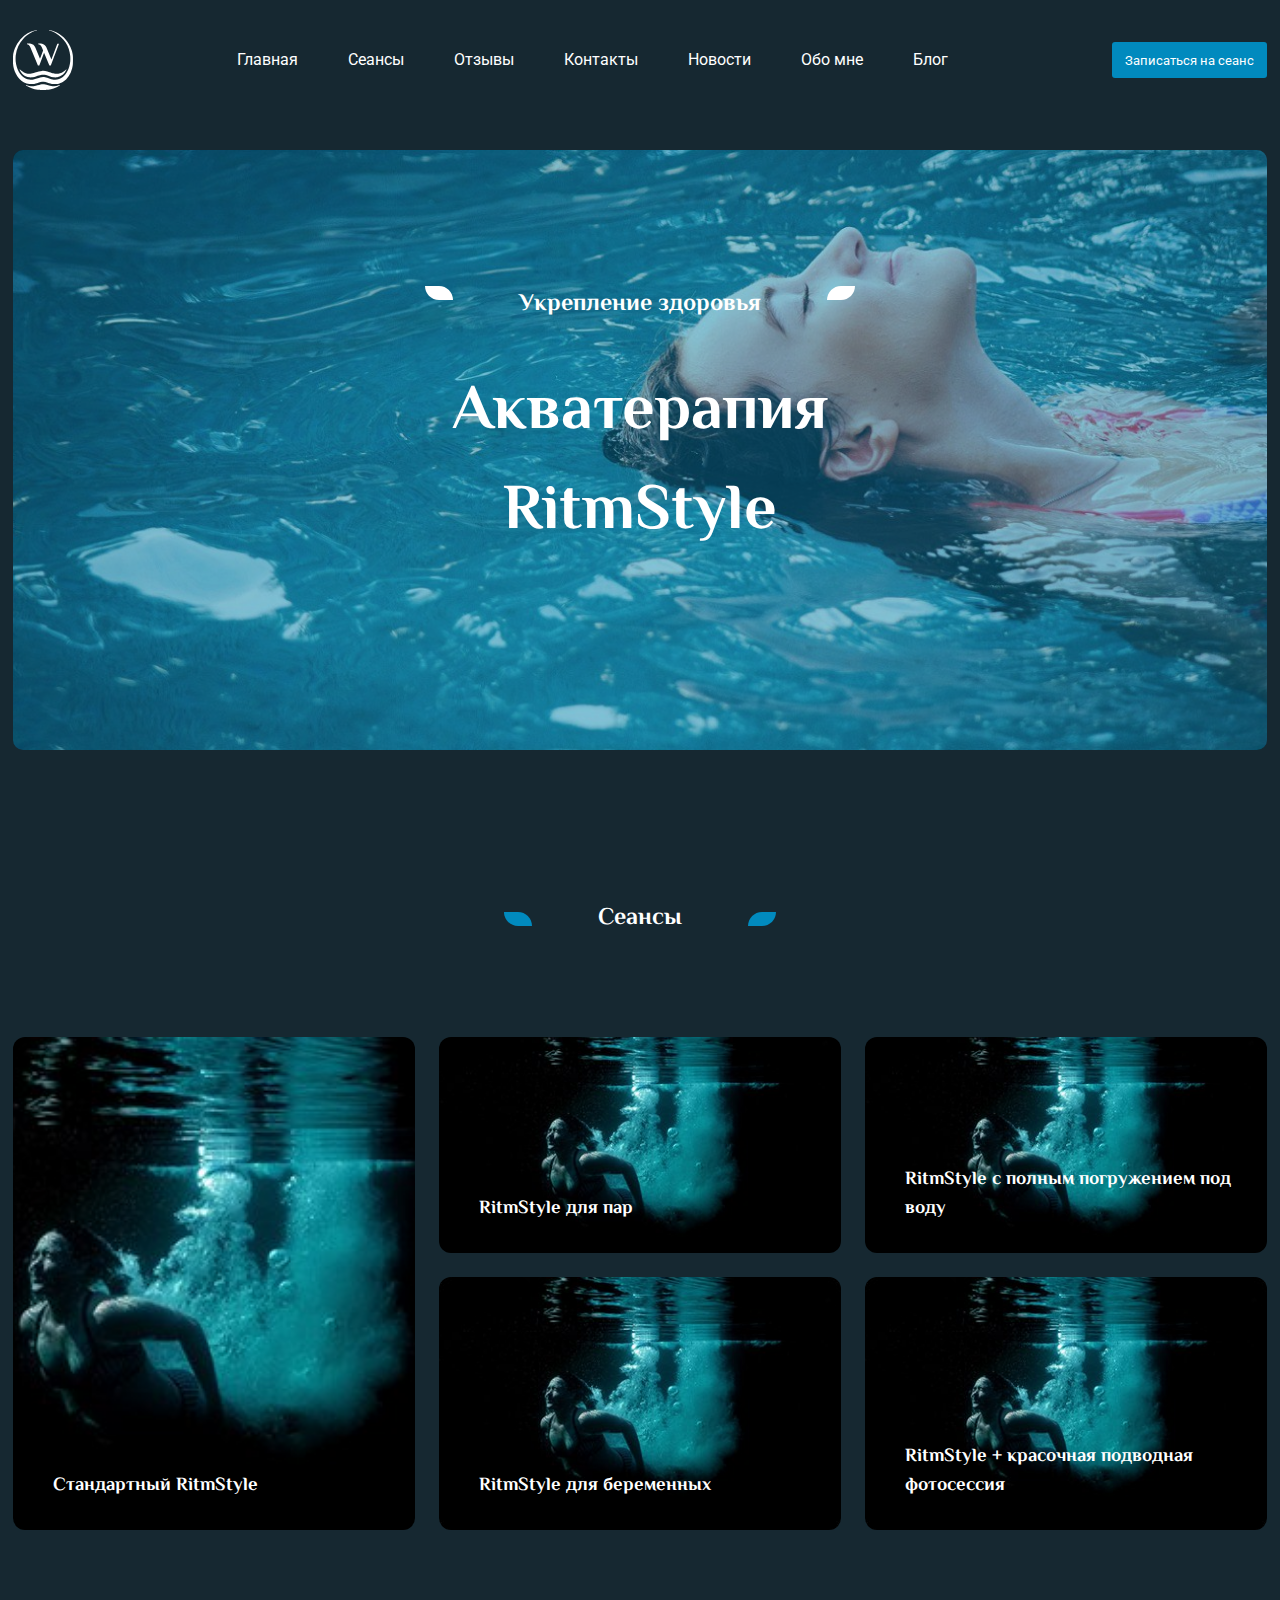
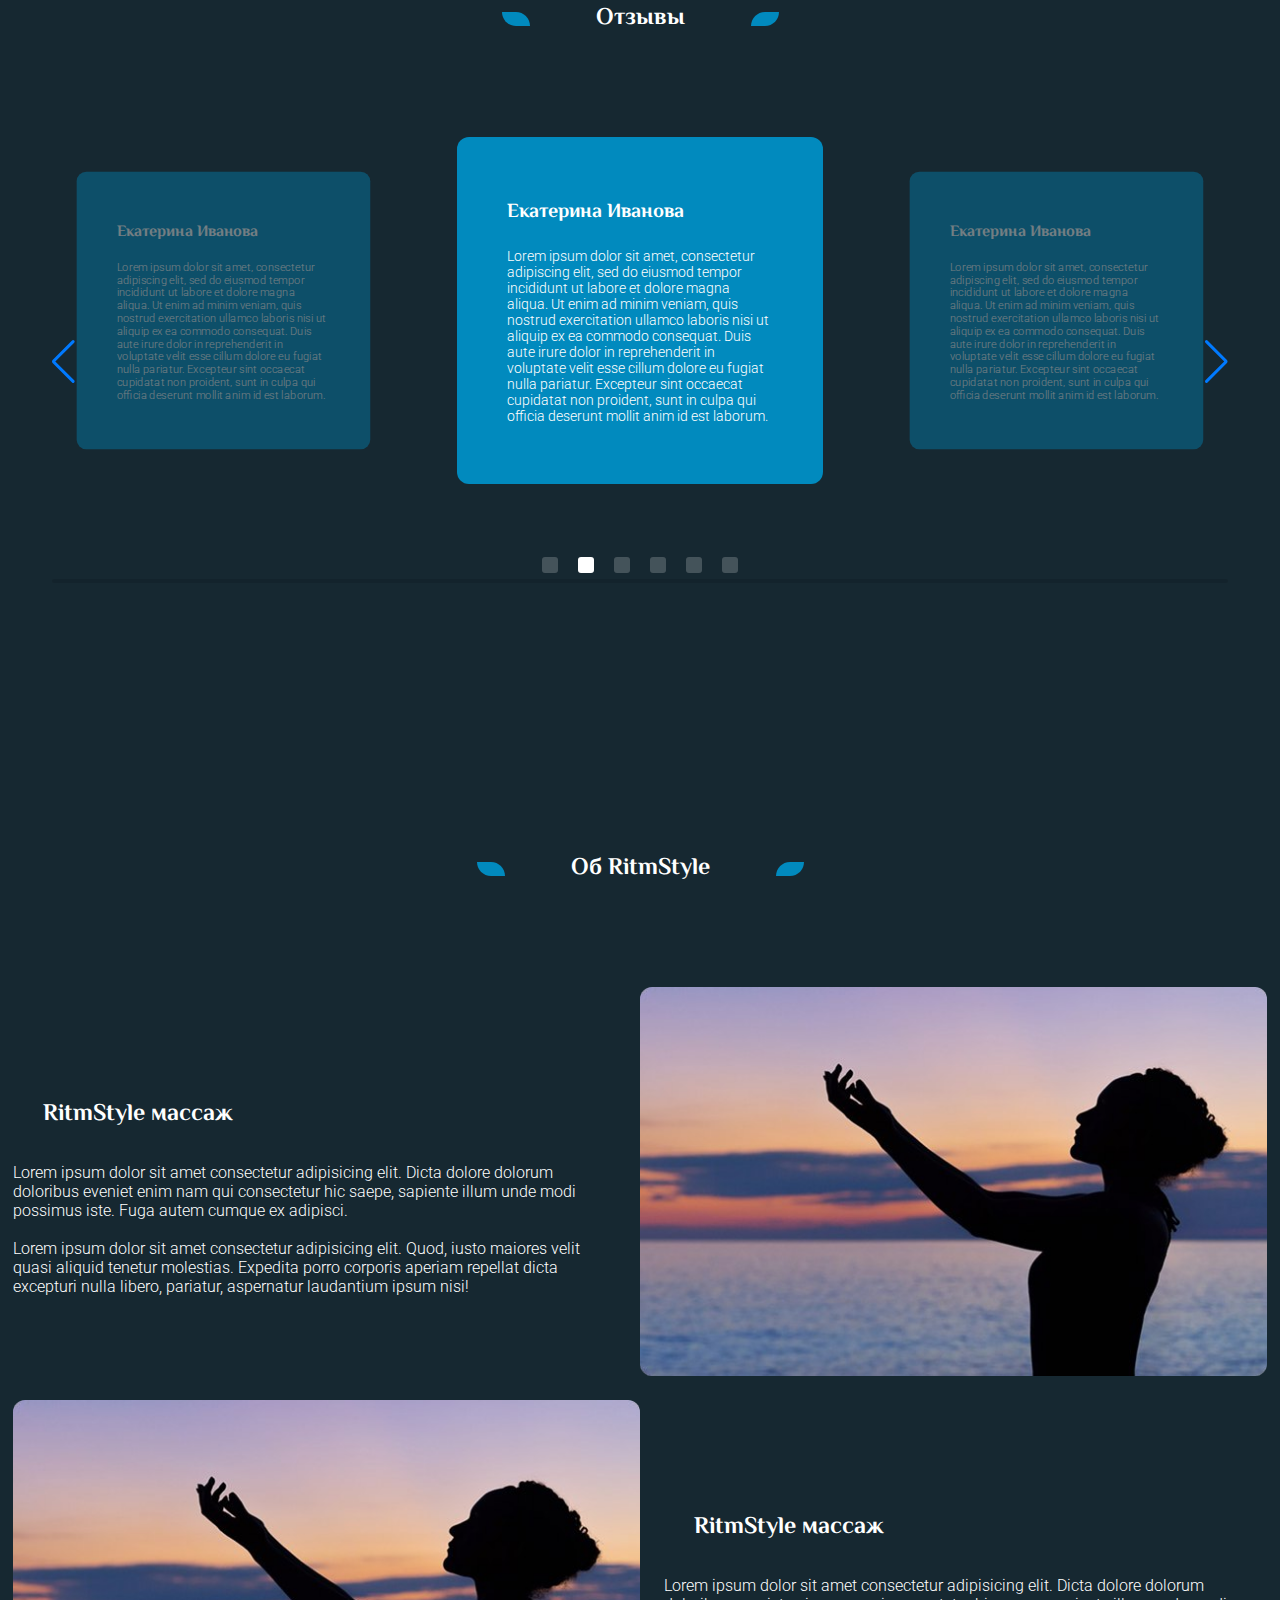
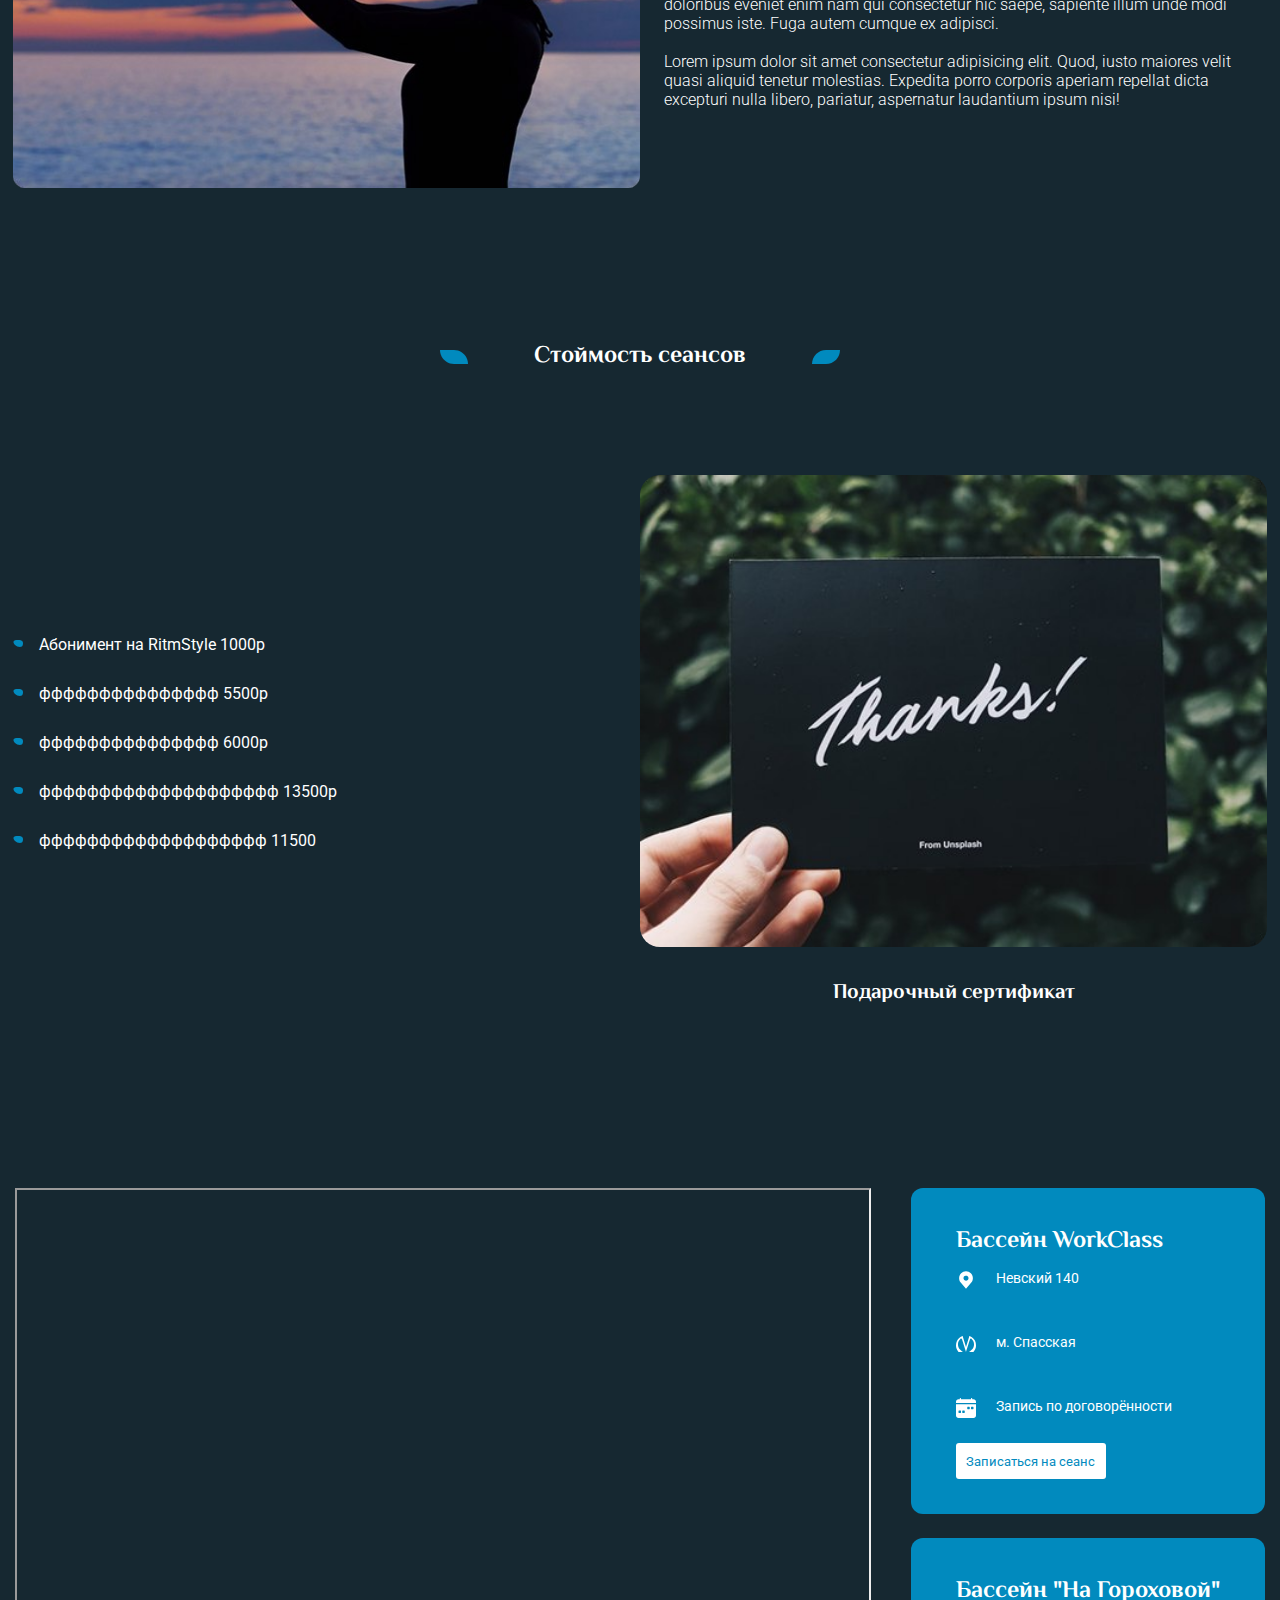
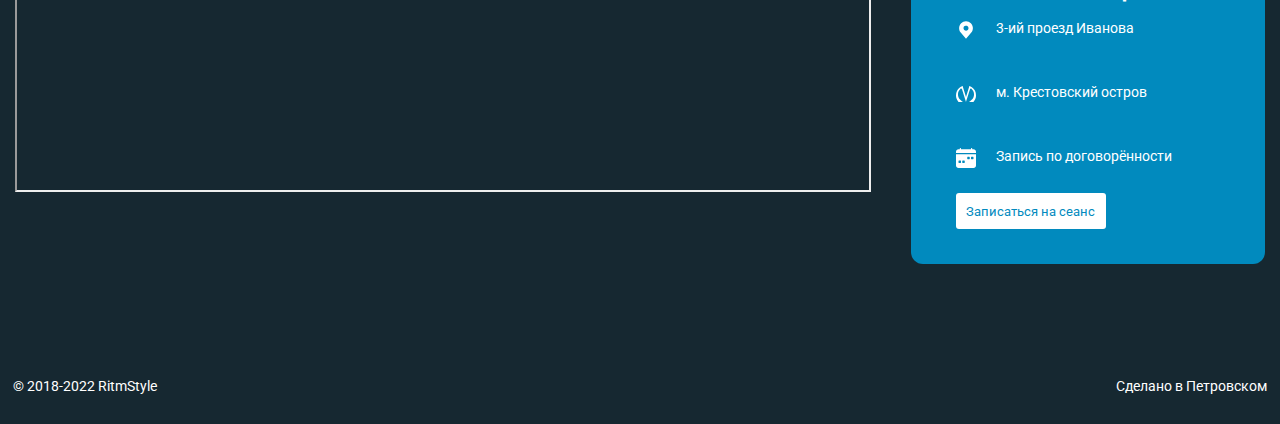
<file: index.html>
<!DOCTYPE html>
<html lang="ru">
<head>
    <meta charset="UTF-8">
    <meta name="viewport" content="width=device-width, initial-scale=1.0">
    <link rel="stylesheet" href="./css/style.css">
    <link rel="stylesheet" href="./lib/swiper-bundle.min.css">
    <script src="./lib/swiper-bundle.min.js" defer></script>
    <script src="./scripts/script.js" defer></script>
    <title>Акватерапия RitmStyle</title>
</head>
<body>
    <header>
        <div class="container">
            <div class="logo"></div>
            <nav>
                <ul>
                    <li><a href="#main">Главная</a></li>
                    <li><a href="#seances">Сеансы</a></li>
                    <li><a href="#reviews">Отзывы</a></li>
                    <li><a href="#contacts">Контакты</a></li>
                    <li><a href="#">Новости</a></li>
                    <li><a href="#about">Обо мне</a></li>
                    <li><a href="#">Блог</a></li>
                </ul>
            </nav>
            <button class="primary">Записаться на сеанс</button>
            <div class="borgar" onclick="ToggleMenu()">
                <span></span>
                <span></span>
                <span></span>
            </div>
        </div>
    </header>
    <main>
        <div class="container">
            <div class="banner">
                <h2>Укрепление здоровья</h2>
                <h1>Акватерапия RitmStyle</h1>
            </div>
        </div>
    </main>
    <section id="seances">
        <h2>Сеансы</h2>
        <div class="content">
            <div class="container">
                <div class="gallery">
                    <div class="item">
                        <h3>Стандартный RitmStyle</h3>
                        <img src="./img/Utoni.jpg" alt="">
                    </div>
                    <div class="item">
                        <h3>RitmStyle для пар</h3>
                        <img src="./img/Utoni.jpg" alt="">
                    </div>
                    <div class="item">
                        <h3>RitmStyle с полным погружением под воду</h3>
                        <img src="./img/Utoni.jpg" alt="">
                    </div>
                    <div class="item">
                        <h3>RitmStyle для беременных</h3>
                        <img src="./img/Utoni.jpg" alt="">
                    </div>
                    <div class="item">
                        <h3>RitmStyle + красочная подводная фотосессия</h3>
                        <img src="./img/Utoni.jpg" alt="">
                    </div>
                </div>
            </div>
        </div>
    </section>
    <section id="reviews">
        <h2>Отзывы</h2>
        <div class="content">
            <div class="swiper">
                <!-- Additional required wrapper -->
                <div class="swiper-wrapper">
                <!-- Slides -->
                    <div class="swiper-slide">
                        <div class= "review">
                            <h3>Екатерина Иванова</h3>
                            <p>Lorem ipsum dolor sit amet, consectetur adipiscing elit, sed do eiusmod tempor incididunt ut labore et dolore magna aliqua. Ut enim ad minim veniam, quis nostrud exercitation ullamco laboris nisi ut aliquip ex ea commodo consequat. Duis aute irure dolor in reprehenderit in voluptate velit esse cillum dolore eu fugiat nulla pariatur. Excepteur sint occaecat cupidatat non proident, sunt in culpa qui officia deserunt mollit anim id est laborum.</p>
                        </div>
                    </div>
                    <div class="swiper-slide">
                        <div class= "review">
                            <h3>Екатерина Иванова</h3>
                            <p>Lorem ipsum dolor sit amet, consectetur adipiscing elit, sed do eiusmod tempor incididunt ut labore et dolore magna aliqua. Ut enim ad minim veniam, quis nostrud exercitation ullamco laboris nisi ut aliquip ex ea commodo consequat. Duis aute irure dolor in reprehenderit in voluptate velit esse cillum dolore eu fugiat nulla pariatur. Excepteur sint occaecat cupidatat non proident, sunt in culpa qui officia deserunt mollit anim id est laborum.</p>
                        </div>
                    </div>
                    <div class="swiper-slide">
                        <div class= "review">
                            <h3>Екатерина Иванова</h3>
                            <p>Lorem ipsum dolor sit amet, consectetur adipiscing elit, sed do eiusmod tempor incididunt ut labore et dolore magna aliqua. Ut enim ad minim veniam, quis nostrud exercitation ullamco laboris nisi ut aliquip ex ea commodo consequat. Duis aute irure dolor in reprehenderit in voluptate velit esse cillum dolore eu fugiat nulla pariatur. Excepteur sint occaecat cupidatat non proident, sunt in culpa qui officia deserunt mollit anim id est laborum.</p>
                        </div>
                    </div>
                    <div class="swiper-slide">
                        <div class= "review">
                            <h3>Екатерина Иванова</h3>
                            <p>Lorem ipsum dolor sit amet, consectetur adipiscing elit, sed do eiusmod tempor incididunt ut labore et dolore magna aliqua. Ut enim ad minim veniam, quis nostrud exercitation ullamco laboris nisi ut aliquip ex ea commodo consequat. Duis aute irure dolor in reprehenderit in voluptate velit esse cillum dolore eu fugiat nulla pariatur. Excepteur sint occaecat cupidatat non proident, sunt in culpa qui officia deserunt mollit anim id est laborum.</p>
                        </div>
                    </div>
                    <div class="swiper-slide">
                        <div class= "review">
                            <h3>Екатерина Иванова</h3>
                            <p>Lorem ipsum dolor sit amet, consectetur adipiscing elit, sed do eiusmod tempor incididunt ut labore et dolore magna aliqua. Ut enim ad minim veniam, quis nostrud exercitation ullamco laboris nisi ut aliquip ex ea commodo consequat. Duis aute irure dolor in reprehenderit in voluptate velit esse cillum dolore eu fugiat nulla pariatur. Excepteur sint occaecat cupidatat non proident, sunt in culpa qui officia deserunt mollit anim id est laborum.</p>
                        </div>
                    </div>
                    <div class="swiper-slide">
                        <div class= "review">
                            <h3>Екатерина Иванова</h3>
                            <p>Lorem ipsum dolor sit amet, consectetur adipiscing elit, sed do eiusmod tempor incididunt ut labore et dolore magna aliqua. Ut enim ad minim veniam, quis nostrud exercitation ullamco laboris nisi ut aliquip ex ea commodo consequat. Duis aute irure dolor in reprehenderit in voluptate velit esse cillum dolore eu fugiat nulla pariatur. Excepteur sint occaecat cupidatat non proident, sunt in culpa qui officia deserunt mollit anim id est laborum.</p>
                        </div>
                    </div>
   
                </div>
                <!-- If we need pagination -->
                <div class="swiper-pagination"></div>
            
                <!-- If we need navigation buttons -->
                <div class="swiper-button-prev"></div>
                <div class="swiper-button-next"></div>
            
                <!-- If we need scrollbar -->
                <div class="swiper-scrollbar"></div>
            </div>
        </div>
    </section>
    <section id="about">
        <h2>Об RitmStyle</h2>
        <div class="content">
            <div class="container">
                <div class="item">
                    <div class="desc">
                        <h3>RitmStyle массаж</h3>
                        <p>
                            Lorem ipsum dolor sit amet consectetur adipisicing elit. Dicta dolore dolorum doloribus eveniet enim nam qui consectetur hic saepe, sapiente illum unde modi possimus iste. Fuga autem cumque ex adipisci.
                            <br><br>
                            Lorem ipsum dolor sit amet consectetur adipisicing elit. Quod, iusto maiores velit quasi aliquid tenetur molestias. Expedita porro corporis aperiam repellat dicta excepturi nulla libero, pariatur, aspernatur laudantium ipsum nisi!
                        </p>
                    </div>
                    <img src="./img/Shadow.jpg" alt="">
                </div>
                <div class="item">
                    <div class="desc">
                        <h3>RitmStyle массаж</h3>
                        <p>
                            Lorem ipsum dolor sit amet consectetur adipisicing elit. Dicta dolore dolorum doloribus eveniet enim nam qui consectetur hic saepe, sapiente illum unde modi possimus iste. Fuga autem cumque ex adipisci.
                            <br><br>
                            Lorem ipsum dolor sit amet consectetur adipisicing elit. Quod, iusto maiores velit quasi aliquid tenetur molestias. Expedita porro corporis aperiam repellat dicta excepturi nulla libero, pariatur, aspernatur laudantium ipsum nisi!
                        </p>
                    </div>
                    <img src="./img/Shadow.jpg" alt="">
                </div>
            </div>
        </div>
    </section>
    <section id="prices">
        <h2>Стоймость сеансов</h2>
        <div class="content">
            <div class="container">
                <ul>
                    <li>
                        <span class="desc">Абонимент на RitmStyle</span>
                        <span class="price">1000р</span>
                    </li>

                    <li>
                        <span class="desc">ффффффффффффффф</span>
                        <span class="price">5500р</span>
                    </li>
                    <li>
                        <span class="desc">ффффффффффффффф</span>
                        <span class="price">6000р</span>
                    </li>
                    <li>
                        <span class="desc">фффффффффффффффффффф</span>
                        <span class="price">13500р</span>
                    </li>
                    <li>
                        <span class="desc">ффффффффффффффффффф</span>
                        <span class="price">11500</span>
                    </li>
                </ul>
                <div class="sertificate">
                    <img src="./img/Tank_You.jpg" alt="sertifikal">
                    <span>Подарочный сертификат</span>
                </div>
            </div>
        </div>
    </section>
    <section id="contacts">
        <div class="content">
            <div class="container">
    
                
    
                <div class="map"> 
                 <iframe src="https://yandex.ru/map-widget/v1/?ll=30.551933%2C59.960050&mode=poi&poi%5Buri%5D=ymapsbm1%3A%2F%2Forg%3Foid%3D89990335980&tab=gallery&z=13.49" width="560" height="400" frameborder="1" allowfullscreen="true" style="position:relative;"></iframe>
                </div>
            <div class="addresses">
                <div class="address"> 
    
                    <h4>Бассейн WorkClass</h4>
                    <div class="desc">
                        <span>
                            <div class="icon geo"> </div>
                            Невский 140
                        </span>
                        <span>
                            <div class="icon metro"> </div>
                            м. Спасская
                        </span>
                        <span>
                            <div class="icon shuddle"> </div>
                            Запись по договорённости
                        </span>
                    </div>
                    <button class="secondary">Записаться на сеанс</button>
                </div>
                
                <div class="address"> 
    
                    <h4>Бассейн "На Гороховой"</h4>
                    <div class="desc">
                        <span>
                            <div class="icon geo"> </div>
                            3-ий проезд Иванова
                        </span>
                        <span>
                            <div class="icon metro"> </div>
                            м. Крестовский остров
                        </span>
                        <span>
                            <div class="icon shuddle"> </div>
                            Запись по договорённости
                        </span>
                    </div>
                    <button class="secondary">Записаться на сеанс</button>
                </div>
            </div>
            </div>
        </div>
    </section>
    <footer>
        <div class="container">
            <span>© 2018-2022 RitmStyle</span>
            <span>Сделано в Петровском</span>
        </div>
    </footer>
</body>
</html>
</file>
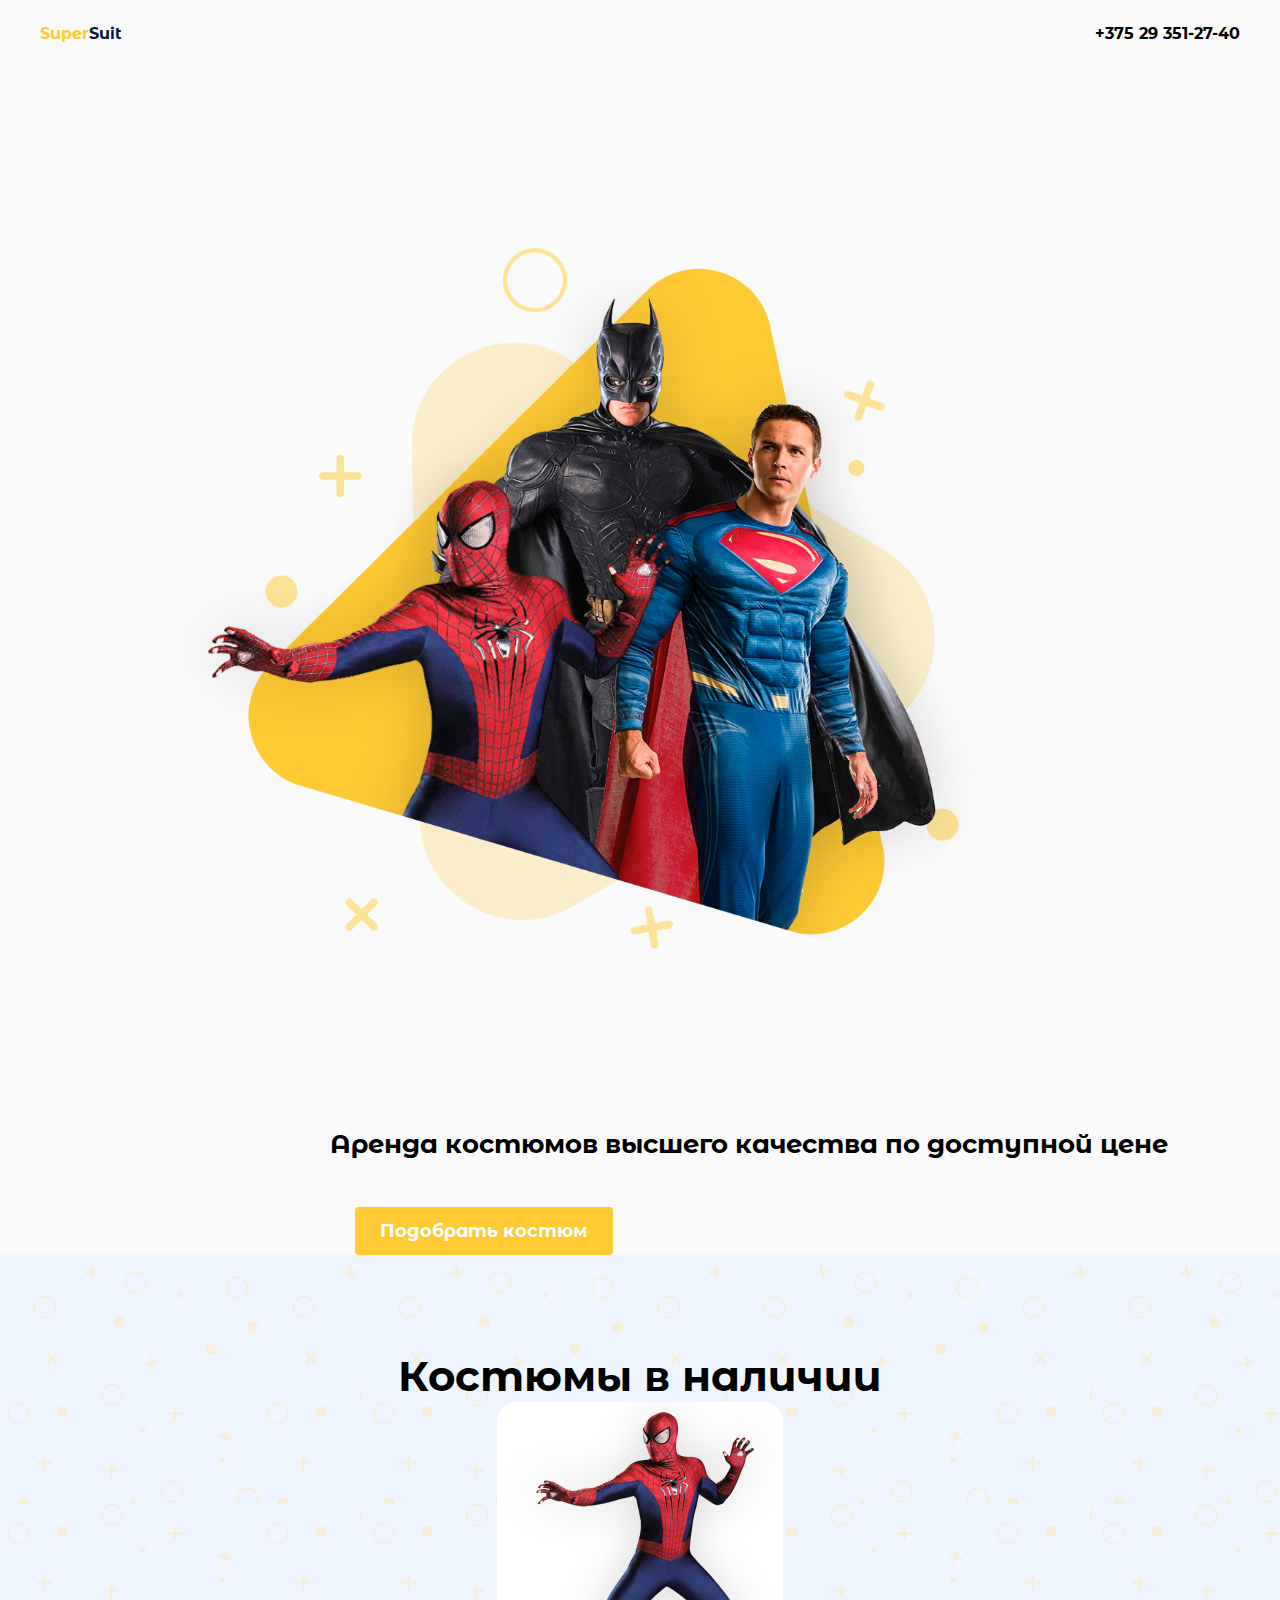
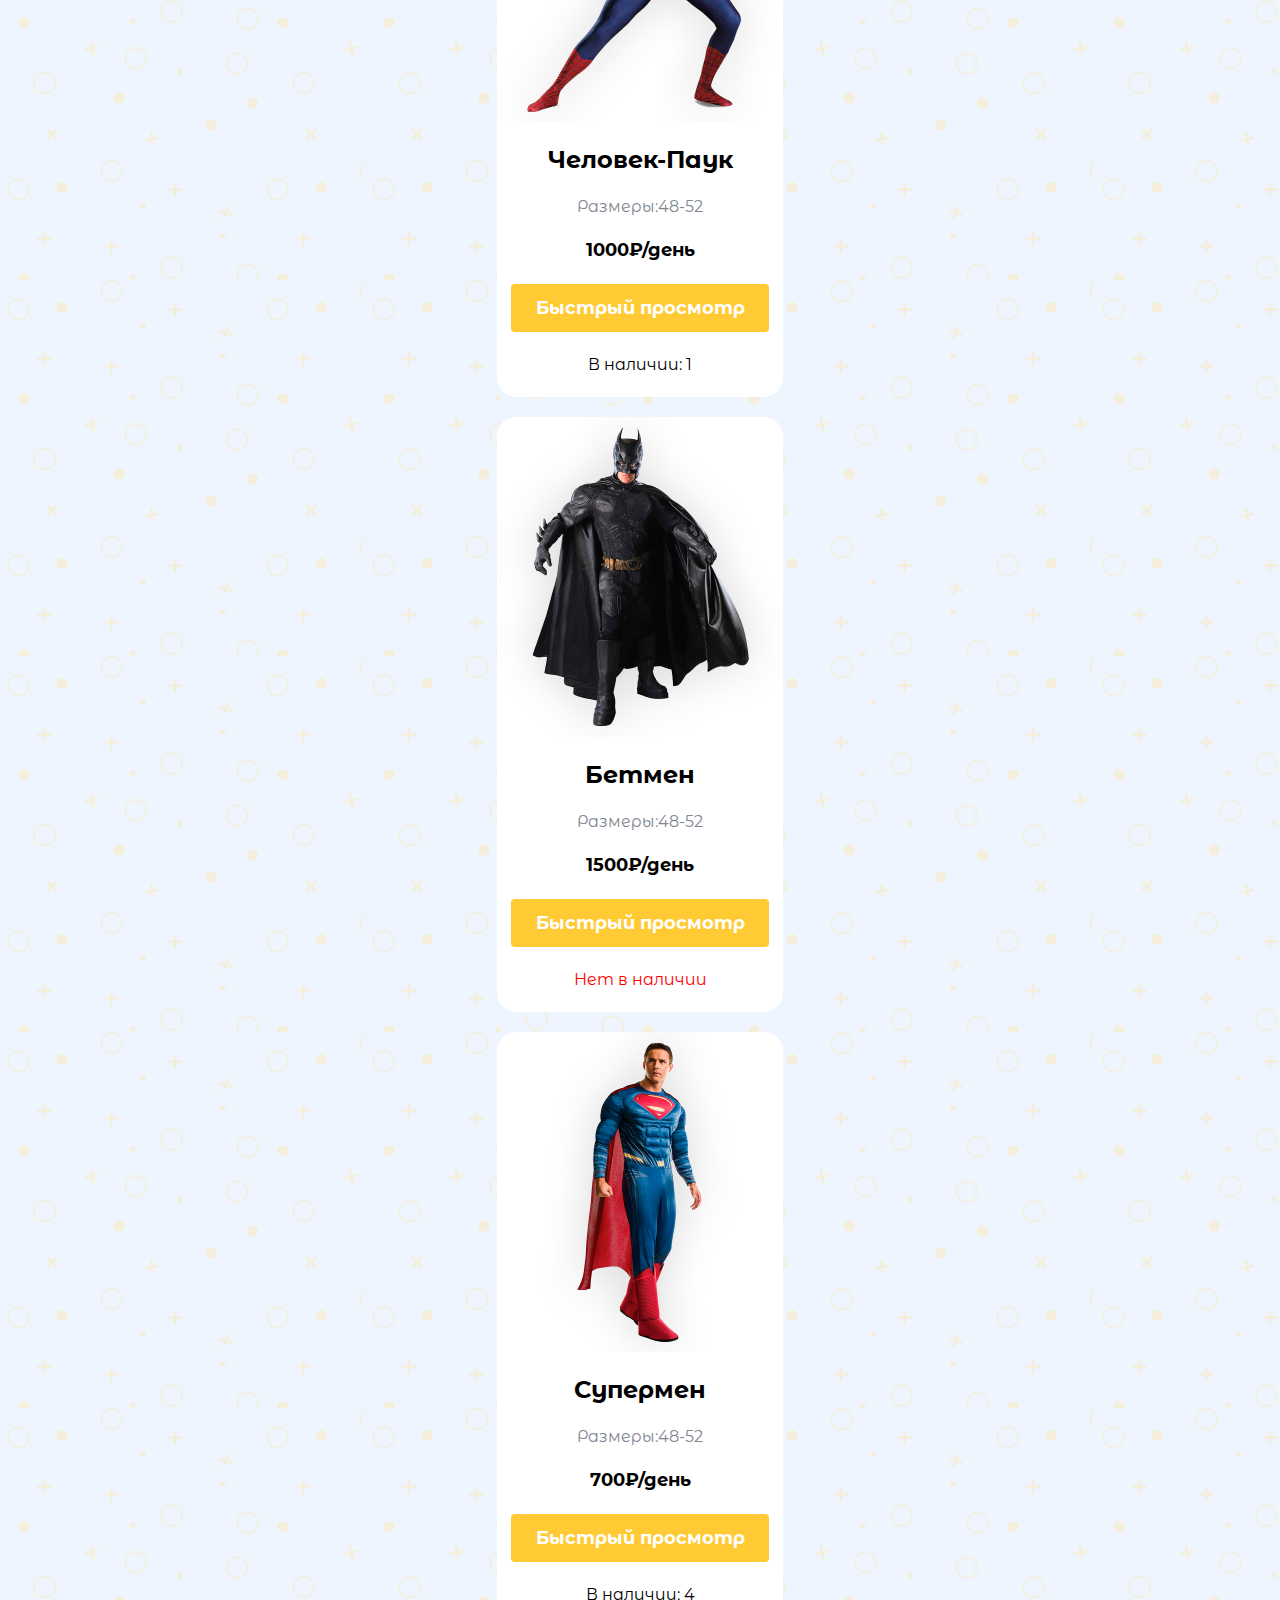
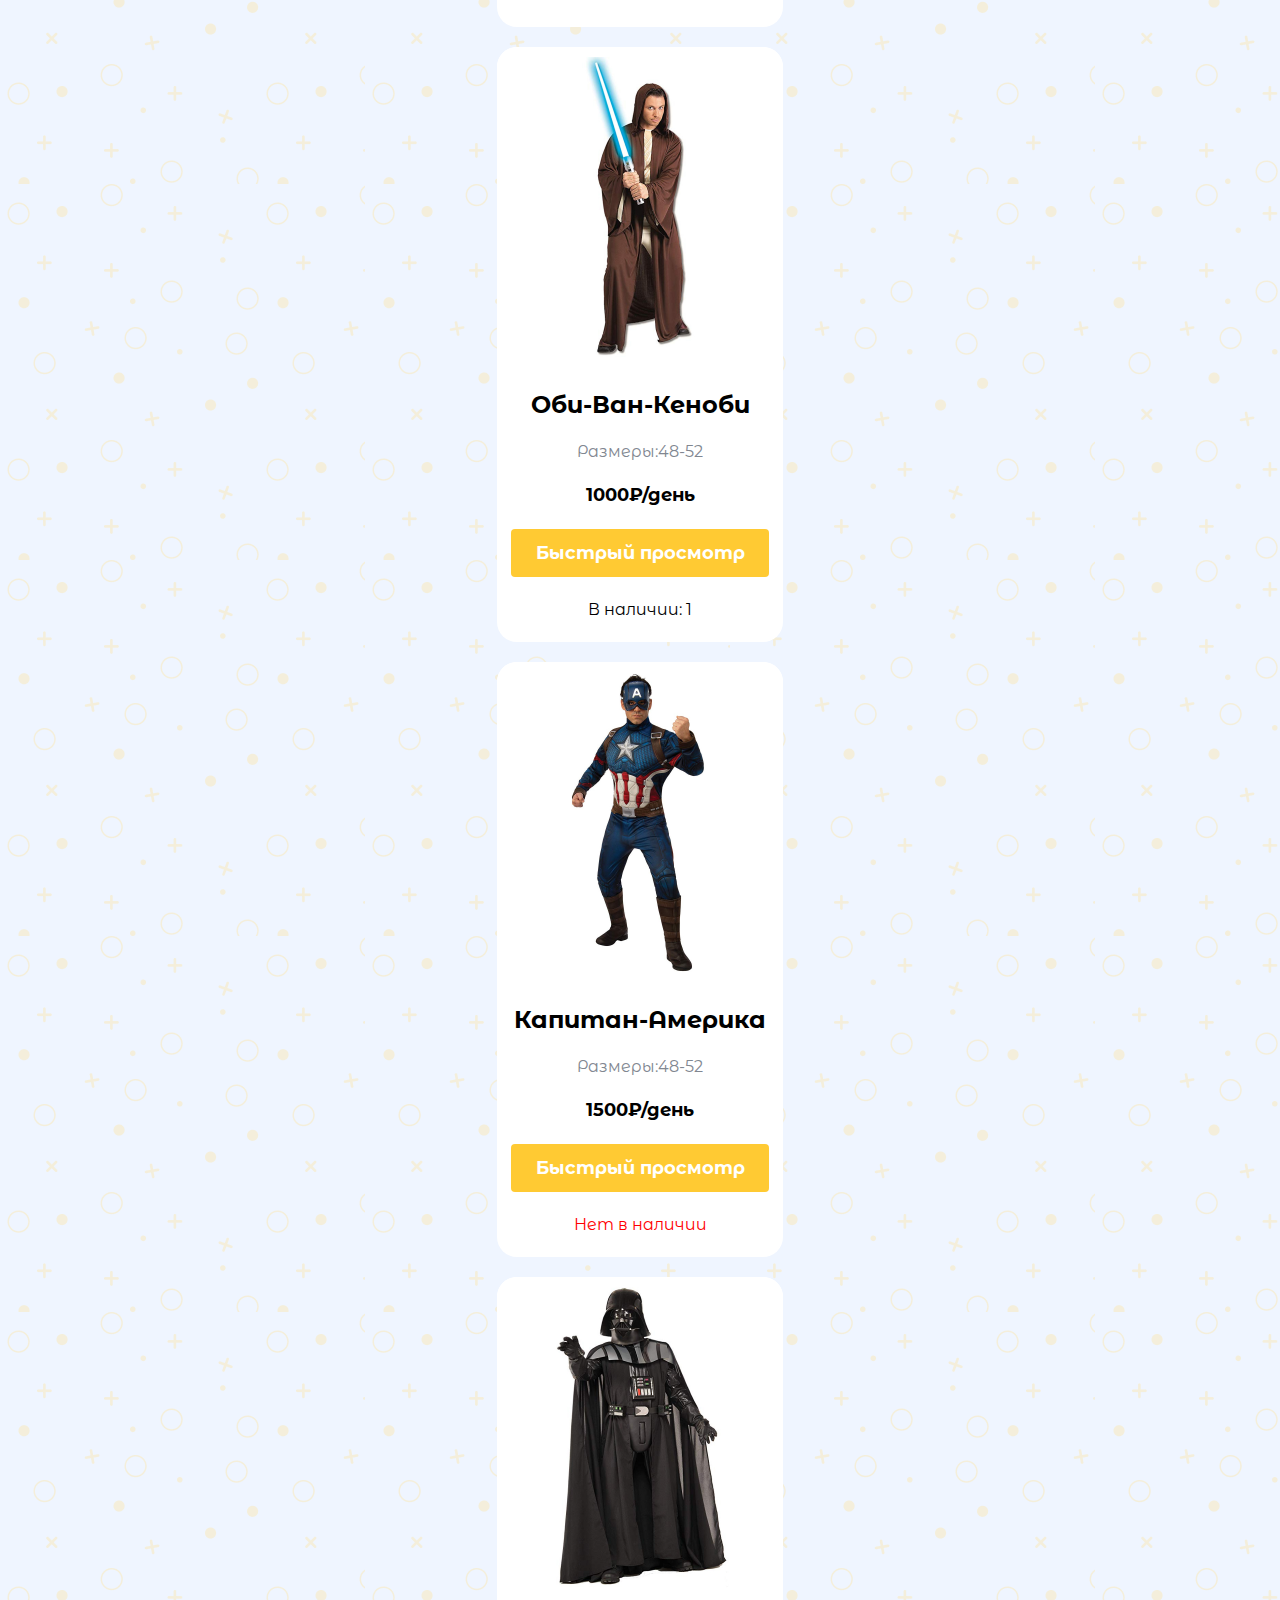
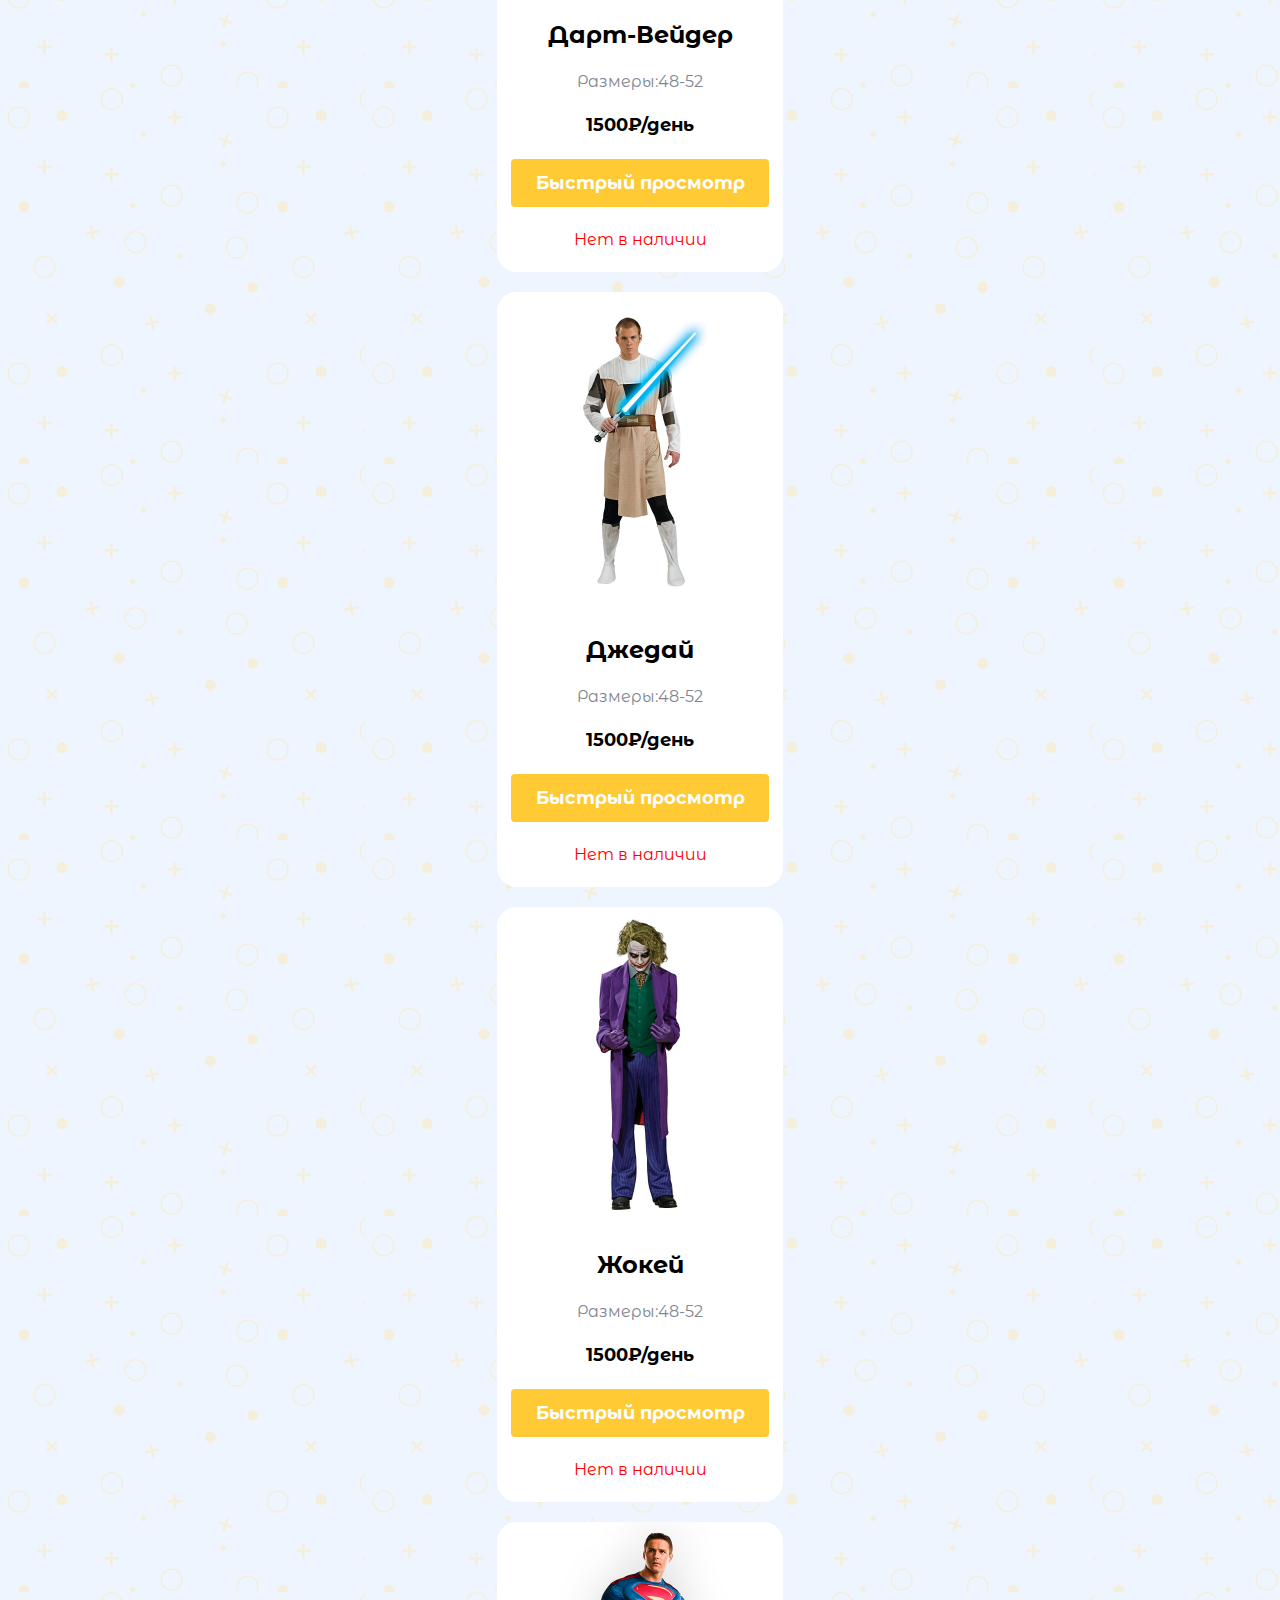
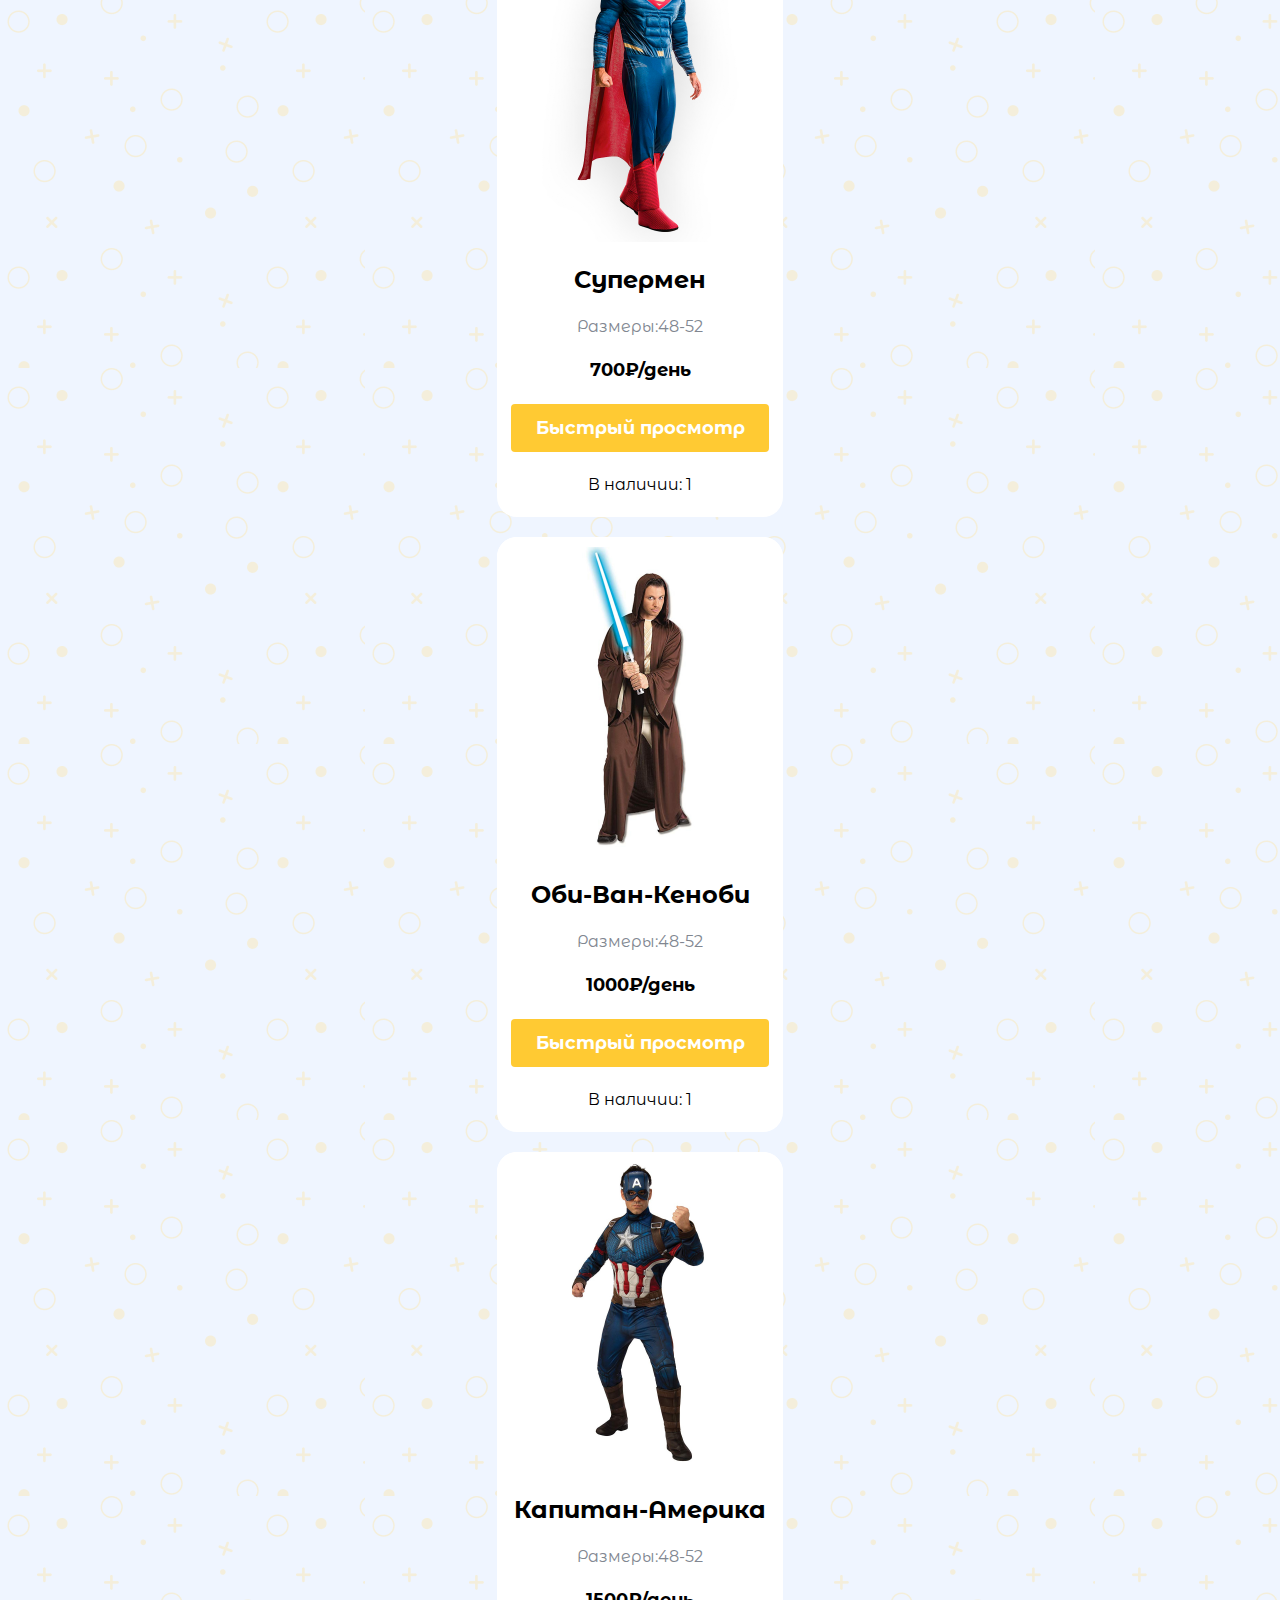
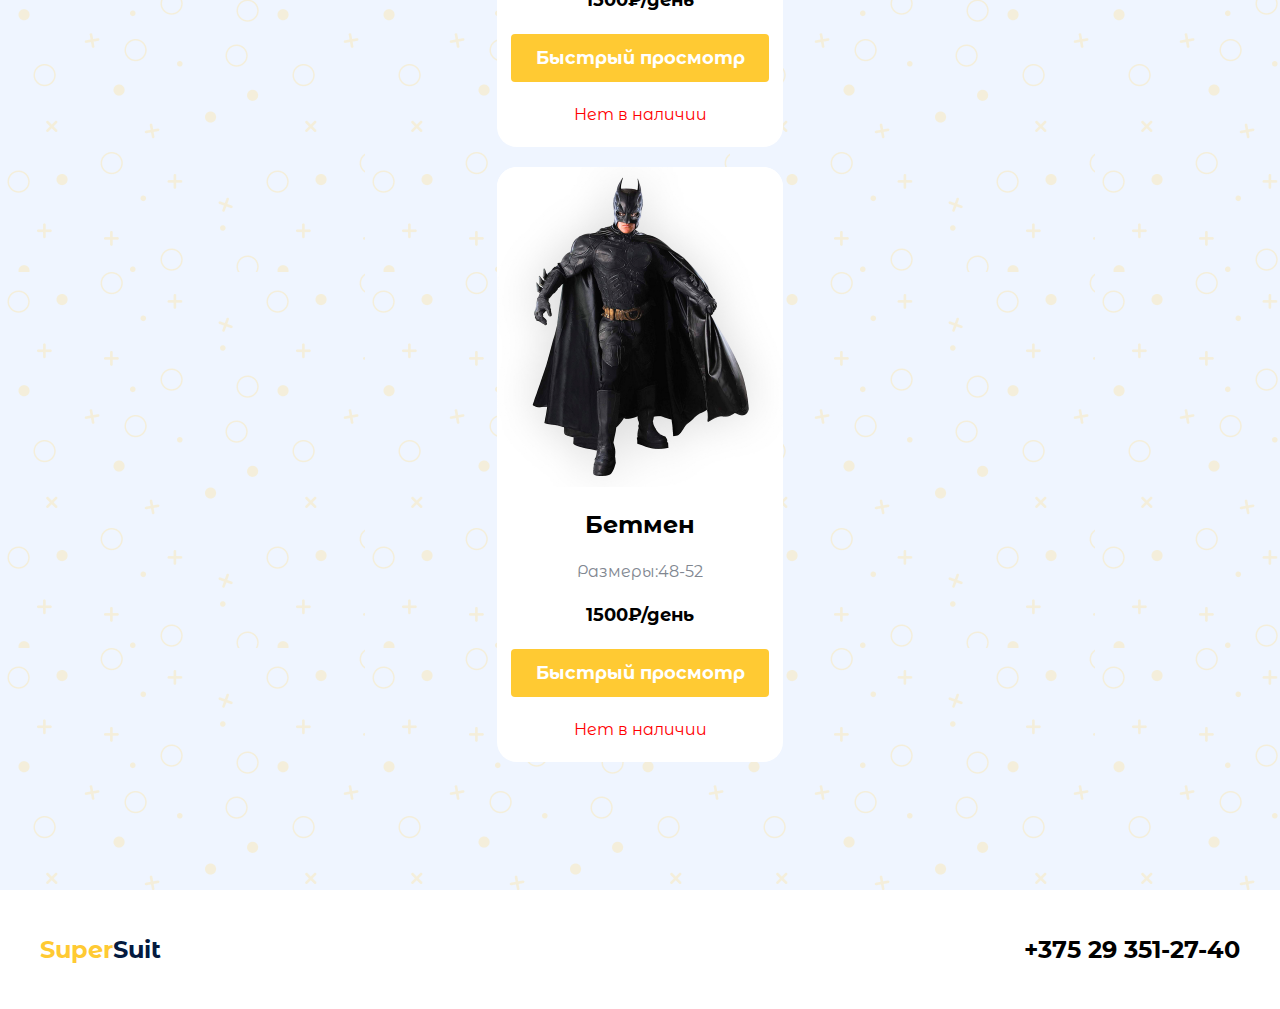
<file: MaketKostyum/index.html>
<!DOCTYPE html>
<html lang="ru">

<head>
    <meta charset="UTF-8">
    <meta name="viewport" content="width=device-width, initial-scale=1.0">
    <link rel="stylesheet" href="./css/style.css">
    <link rel="stylesheet" href="./lib/swiper-bundle.min.css">
    <script src="./lib/swiper-bundle.min.js" defer></script>
    <script src="./scripts/script.js" defer></script>
    <title>SuperSuit</title>
</head>

<body>
  
    <main>
        <header>
            <div class="container">
                <nav>
                    <ul>
                        <h3><span style="color: #FFCA33;">Super<span style="color: #041A3F;">Suit</span></span></h3>
                        <h3>+375 29 351-27-40</h3> 
                    </ul>
                </nav>
            </div>
        </header>
        <div class="banner">
            
            <div class="container">
               
                <div class="banneryap">
                    <h1>Аренда костюмов высшего качества по доступной цене</h1>
                    <button class="primary">Подобрать костюм</button>
                </div>
                <img src="./img/Pafos.png" alt="poshel-k-chertu">
            </div>
        </div>
    </main>

    <section id="costumes"> 
        <h2>Костюмы в наличии</h2>  
        <div class="container">
            <div class="stolbik">
                <div class="lineeyka">
                    <div class="costume"> 
                        <img src="./img/Puk.png" alt="kartinka ne gruzit umnnik">
                        <h4>Человек-Пaук</h4>
                        <div class="desc-fat">
                            <span>
                                Размеры:48-52
                            </span>    
                        </div>
        
                        <div class="desc-thin">
                            <span>    
                                1000₽/день
                            </span>
                        </div>
                        <button class="primary">Быстрый просмотр</button>
                        <span>
                            В наличии: 1
                        </span>
                    </div>
        
                    <div class="costume"> 
                        <img src="./img/Man.png" alt="kartinka ne gruzit umnnik">
                        <h4>Бетмен</h4>
                        <div class="desc-fat">
                            <span>
                                Размеры:48-52
                            </span>    
                        </div>
        
                        <div class="desc-thin">
                            <span>    
                                1500₽/день
                            </span>
                        </div>
                        <button class="primary">Быстрый просмотр</button>
                        <span style = "color: red">
                            Нет в наличии
                        </span>
                    </div>
        
                    <div class="costume"> 
                        <img src="./img/Pooper.png" alt="kartinka ne gruzit umnnik">
                        <h4>Супермен</h4>
                        <div class="desc-fat">
                            <span>
                                Размеры:48-52
                            </span>    
                        </div>
        
                        <div class="desc-thin">
                            <span>    
                                700₽/день
                            </span>
                        </div>
                        <button class="primary">Быстрый просмотр</button>
                        <span>
                            В наличии: 4
                        </span>
                    </div>
        
                    <div class="costume"> 
                        <img src="./img/Jirnoby.png" alt="kartinka ne gruzit umnnik">
                        <h4>Оби-Ван-Кеноби</h4>
                        <div class="desc-fat">
                            <span>
                                Размеры:48-52
                            </span>    
                        </div>
        
                        <div class="desc-thin">
                            <span>    
                                1000₽/день
                            </span>
                        </div>
                        <button class="primary">Быстрый просмотр</button>
                        <span>
                            В наличии: 1
                        </span>
                    </div>
                </div>
                <div class="lineeyka">
                    <div class="costume"> 
                        <img src="./img/Pendos.png" alt="kartinka ne gruzit umnnik">
                        <h4>Капитан-Америка</h4>
                        <div class="desc-fat">
                            <span>
                                Размеры:48-52
                            </span>    
                        </div>
        
                        <div class="desc-thin">
                            <span>    
                                1500₽/день
                            </span>
                        </div>
                        <button class="primary">Быстрый просмотр</button>
                        <span style = "color: red">
                            Нет в наличии
                        </span>
                    </div>
        
                    <div class="costume"> 
                        <img src="./img/Vedro.png" alt="kartinka ne gruzit umnnik">
                        <h4>Дарт-Вейдер</h4>
                        <div class="desc-fat">
                            <span >
                                Размеры:48-52
                            </span>    
                        </div>
        
                        <div class="desc-thin">
                            <span>    
                                1500₽/день
                            </span>
                        </div>
                        <button class="primary">Быстрый просмотр</button>
                        <span style = "color: red">
                            Нет в наличии
                        </span>
                    </div>
        
                    <div class="costume"> 
                        <img src="./img/KidChoppa.png" alt="kartinka ne gruzit umnnik">
                        <h4>Джедай</h4>
                        <div class="desc-fat">
                            <span>
                                Размеры:48-52
                            </span>    
                        </div>
        
                        <div class="desc-thin">
                            <span>    
                                1500₽/день
                            </span>
                        </div>
                        <button class="primary">Быстрый просмотр</button>
                        <span style = "color: red">
                            Нет в наличии
                        </span>
                    </div>
        
                    <div class="costume"> 
                        <img src="./img/Jonkler.png" alt="kartinka ne gruzit umnnik">
                        <h4>Жокей</h4>
                        <div class="desc-fat">
                            <span>
                                Размеры:48-52
                            </span>    
                        </div>
        
                        <div class="desc-thin">
                            <span>    
                                1500₽/день
                            </span>
                        </div>
                        <button class="primary">Быстрый просмотр</button>
                        <span style = "color: red">
                            Нет в наличии
                        </span>
                    </div>
                </div>
                <div class="lineeyka">
                    <div class="costume"> 
                        <img src="./img/Pooper.png" alt="kartinka ne gruzit umnnik">
                        <h4>Супермен</h4>
                        <div class="desc-fat">
                            <span>
                                Размеры:48-52
                            </span>    
                        </div>
        
                        <div class="desc-thin">
                            <span>    
                                700₽/день
                            </span>
                        </div>
                        <button class="primary">Быстрый просмотр</button>
                        <span>
                            В наличии: 1
                        </span>
                    </div>
        
                    <div class="costume"> 
                        <img src="./img/Jirnoby.png" alt="kartinka ne gruzit umnnik">
                        <h4>Оби-Ван-Кеноби</h4>
                        <div class="desc-fat">
                            <span>
                                Размеры:48-52
                            </span>    
                        </div>
        
                        <div class="desc-thin">
                            <span>    
                                1000₽/день
                            </span>
                        </div>
                        <button class="primary">Быстрый просмотр</button>
                        <span>
                            В наличии: 1
                        </span>
                    </div>
        
                    <div class="costume"> 
                        <img src="./img/Pendos.png" alt="kartinka ne gruzit umnnik">
                        <h4>Капитан-Америка</h4>
                        <div class="desc-fat">
                            <span>
                                Размеры:48-52
                            </span>    
                        </div>
        
                        <div class="desc-thin">
                            <span>    
                                1500₽/день
                            </span>
                        </div>
                        <button class="primary">Быстрый просмотр</button>
                        <span style = "color: red">
                            Нет в наличии
                        </span>
                    </div>
        
                    <div class="costume"> 
                        <img src="./img/Man.png" alt="kartinka ne gruzit umnnik">
                        <h4>Бетмен</h4>
                        <div class="desc-fat">
                            <span>
                                Размеры:48-52
                            </span>    
                        </div>
        
                        <div class="desc-thin">
                            <span>    
                                1500₽/день
                            </span>
                        </div>
                        <button class="primary">Быстрый просмотр</button>
                        <span style = "color: red">
                            Нет в наличии
                        </span>
                    </div>
                </div>
            </div>
        </div>
    </section>
    <footer>
        <div class="container">
            <div class="obosralsya">
                <span><span style="color: #FFCA33;">Super<span style="color: #041A3F;">Suit</span></span></span>
            </div>
            <div class="podmylsya">
                <span>+375 29 351-27-40</span>
            </div>
        </div>
    </footer>
</body>
</file>
<file: css/style.css>
@import url('https://fonts.googleapis.com/css2?family=El+Messiri:wght@400..700&family=Roboto:ital,wght@0,100..900;1,100..900&display=swap');

:root {
    --primary_color: #018ABE;
    --bg_color: #162831;
}

* {
    padding: 0;
    margin: 0;
    box-sizing: border-box;
    font-family: 'Roboto';
}

html{
    scroll-behavior: smooth;
}
.container {
    width: 1296px;
    max-width: 98%;
    margin: 0 auto;

    display: inherit;
    justify-content: inherit;
    flex-direction: inherit;
    align-items: inherit;
    gap: inherit;
}
h1, h2, h3 {
    font-family: 'El Messiri';
}

body {
    background-color: var(--bg_color);
    padding-top: 100px;

    
}



header {
    width: 100%;
    height: 120px;
    padding: 30px 0;
    display: flex;
    position: fixed;
    justify-content: space-between;
    align-items: center;
    z-index: 999;
    top: 0;
    background-color: var(--bg_color);
}
.logo {
    width: 60px;
    height: 60px;
    background-image: url(../img/Group\ 1.svg);
    background-size: cover;
}
nav ul {
    display: flex;
    gap: 50px;
    list-style: none;
}
nav a {
    color: white;
    text-decoration: none;
    display: inline-block;
}
nav a::after {
    content: '';
    display: block;
    width: 0;
    height: 1px;
    background-color: white;
    transition: .3s;
    margin-left: 50%;
}
nav li:hover a::after {
    width: 100%;
    margin-left: 0;
}
header .primary {
    background-color: var(--primary_color);
    color: white;
    width: 155px;
    height: 36px;
    border-radius: 3px;
    border: none;
    cursor: pointer;
    font-size: 13px;
    transition: .3s;
}
header .primary:hover {
    opacity: 0.8;
}
.borgar {
    width: 26px;
    height: 20px;
    display: none;
    flex-direction: column;
    justify-content: space-between;
}
.borgar span {
    width: 100%;
    height: 3px;
    background-color: white;
    transition: .3s;
}
.borgar.show span:nth-child(1) {
    transform: rotateZ(45deg);
}
.borgar.show span:nth-child(2) {
    width: 0;
}
.borgar.show span:nth-child(3) {
    transform: rotateZ(-45deg);
}

@media screen and (max-width: 1034px) {
    header .primary {
        display: none;
    }
}
@media screen and (max-width: 870px) {
    nav ul {
        position: fixed;
        left: 100%;
        top: 0;
        flex-direction: column;
        text-align: center;
        justify-content: center;
        width: 100%;
        height: 100%;
        transition: .3s;
        z-index: 98;
        background-color: var(--bg_color);
    }
    nav ul.show {
        left: 0;
    }
    .borgar {
        display: flex;
        z-index: 99;
    }
}

main .banner {
    margin-top: 50px;
    width: 100%;
    height: 600px;
    text-align: center;
    color: white;
    background-image: url(../img/Trup.jpg);
    background-size: cover;
    background-position: center;
    border-radius: 10px;
    display: flex;
    flex-direction: column;
    align-items: center;
    position: relative;
    overflow: hidden;
}
main .banner::before {
    content: '';
    display: block;
    position: absolute;
    width: 100%;
    height: 100%;
    background-color: var(--primary_color);
    opacity: 0.4;
}
.banner h2 {
    font-size: 24px;
    display: flex;
    gap: 66px;
    margin-top: 136px;
    z-index: 3;
}
.banner h2::before, .banner h2::after {
    content: '';
    display: block;
    width: 28px;
    height: 14px;
    background-image: url(../img/Rectangle\ 25\ copy.svg);
    background-size: cover;
}
.banner h2::after {
    transform: rotateY(180deg);
}
.banner h1 {
    max-width: 580px;
    font-size: 64px;
    margin-top: 40px;
    z-index: 3;
}

section {
    margin-top: 150px;
    min-height: 700px;
    color: white;
}
section h2 {
    margin-bottom: 100px;
    font-style: 42px;
    display: flex;
    gap: 66px;
    align-items: center;
    justify-content: center;
}
section h2::before, section h2::after {
    content: '';
    display: block;
    width: 28px;
    height: 14px;
    background-image: url(../img/Rectangle\ 25.svg);
    background-size: cover;
}
section h2::after {
    transform: rotateY(180deg);
}

.gallery {
    display: grid;
    grid-template-columns: 1fr 1fr 1fr;
    grid-template-rows: 216px;
    gap: 24px;
}
.gallery .item {
    width: 100%;
    position: relative;
    border-radius: 12px;
    overflow: hidden;
}
.gallery .item h3 {
    position: absolute;
    left: 40px;
    bottom: 30px;
}
.gallery .item:nth-child(1) {
    grid-row: 1/3;
}
.item img {
    height: 100%;
    width: 100%;
    object-fit: cover;
}

#reviews {
    margin: 0 auto;
    padding: 0 40px;
}

#reviews .review {
    width: 636px;
    max-width: 100%;
    min-height: fit-content;
    margin: 0 auto;
    padding: 60px 50px;
    background-color: var(--primary_color);
    color: white;
    border-radius: 12px;
}

.review h3 {
    margin-bottom: 20px;
    font-size: 20px;
}

.review p {
    font-size: 14px;
    font-weight: 300;
}

#reviews .swiper-slide .review{
    opacity: 0.4;
    transform: scale(0.8);
    transition: 0.3s;
}

#reviews .swiper-slide-active .review{
    opacity: 1;
    transform: scale(1);
}

#reviews .review h3 {
    margin-bottom: 20px;
    font-size: 20px;
}

#reviews .review p {
    font-size: 14px;
    font-weight: 300;
}

#about .content {
    display: flex;
    flex-direction: column;
    gap: 100px;
}

#about .container {
    gap: 24px;
}
#about .item {
    display: flex;
    align-items: center;
    gap: 24px;
}
#about .item .desc {
    display: flex;
    flex-direction: column;
    width: 50%;
}
#about .item .desc h3 {
    margin: 30px;
    font-size: 24px;
}
#about .item .desc p {
    font-weight: 300;
}
#about .item img {
    width: 50%;
    border-radius: 12px;
}
#about .item:nth-child(2n) {
    flex-direction: row-reverse;
}

.swiper-wrapper {
    min-height: 400px;
    padding-bottom: 50px;
}

.swiper-pagination {
    bottom: 10px !important
}

span.swiper-pagination-bullet {
    background-color: white;
    width: 16px;
    height: 16px;
    margin: 0 10px !important;
    border-radius: 3px;
}

#prices .content {
    display: flex;
    flex-direction: row;
    justify-content: space-between;
    align-items: center;
}

#prices .content ul{
    list-style: none;
    display: flex;
    flex-direction: column;
    gap: 30px;
}

#prices .content ul li{
    flex-direction: column;
    justify-content: space-between;
    gap: 120px;
    margin-left: 26px;
}

#prices .content ul li .prices {
    font-family: 'El Messiri';
    font-weight: bold;
    font-size: 18px;
}

#prices .sertificate {
    display: flex;
    flex-direction: column;
    align-items: center;
    width: 50%;
    gap: 30px;
}

#prices .sertificate img{
    width: 100%;
    border-radius: 20px;
}

#prices .sertificate span{
    font-family: 'El Messiri';
    font-size: 21px;
    font-weight: bold;
}

#prices .content .sertificate{

}

@media screen and (max-width: 900px) {
    #prices .content{
        flex-direction: column;
        gap: 60px;
    }
    #prices .ceritificate {
        width: 100%;
    }
}

#prices .content ul li:before {
    content: '';
    width: 10px;
    height: 7px;
    display: block;
    background-image: url(../img/Rectangle\ 25.svg);
    background-size: cover;
    border-radius: 12px;
    position: absolute;
    margin-left: -26px;
    margin-top: 5px;
}


#contacts .content {
    display: flex;
    gap: 40px;
    justify-content: center;
}

#contacts .map {
    width: 856px;
    max-width: 100%;
}

#contacts .map iframe{
    width: 100%;
    height: 604px;
}


#contacts .container {
    width: 1496px;;
}

#contacts .addresses {
    display: flex;
    flex-direction: column;
    gap: 24px;
}

#contacts .addresses .address{
    width: 100%;
    height: calc(100% + 15px);
    max-width: 100%;
    color: white;
    background-color: var(--primary_color);
    border-radius: 12px;
    padding: 35px 45px;
}


#contacts .address h4{
    font-family: 'El Messiri';
    font-size: 24px;
    
}

#contacts .address .desc{
    display: flex;
    flex-direction: column;
    gap: 9px;
    font-size: 14px;
}

#contacts .address .desc span{
    display: flex;
    gap: 20px;
    margin-bottom: 25px; 
    margin-top: 10px;
}

#contacts .address .desc .icon{
    width: 20px;
    height: 20px;
    background-size: contain;
    background-position: center;
    background-repeat: no-repeat;
}

.icon.geo{
    background-image: url(../img/carbon_location-filled.svg);
}

.icon.metro{
    background-image: url(../img/Spb_metro_logo\ 1.svg);
}

.icon.shuddle{
    background-image: url(../img/bi_calendar-week-fill.svg);
}

button.secondary{
    width: 150px;
    height: 36px;
    background-color: white;
    color: var(--primary_color);
    border-radius: 3px;
    border: none;
    font-weight: 500px;
    font-size: 13px;
    cursor: pointer;
    transition: .3s;
}

button.secondary:hover {
    opacity: 0,8;
}

@media screen and (max-width: 900px) {
    #contacts .container{
        flex-direction: column-reverse;
    }
    
    #contacts .addresses{
        flex-direction: row;
    }
    #contacts .addresses .address{
        width: calc(50% - 12px);
       
    }
}

@media screen and (max-width: 750px) {
    #contacts .addresses{
        flex-direction: column;
    }
    #contacts .addresses .address{
        width: 100%;
        height: auto;
        min-height: 320x;
    }
}

footer{
    display: flex;
    justify-content: space-between;
    color: white;
    margin-top: 90px;
    margin-bottom: 30px;
    font-size: 14px;
}
</file>
<file: MaketKostyum/css/style.css>
@import url('https://fonts.googleapis.com/css2?family=Montserrat+Alternates:ital,wght@0,100;0,200;0,300;0,400;0,500;0,600;0,700;0,800;0,900;1,100;1,200;1,300;1,400;1,500;1,600;1,700;1,800;1,900&display=swap');

:root {
    --primary_color: #018ABE;
    --bg_color: #FAFAFA;
    --backgound-color: #EFF5FF;
    font-family: 'Montserrat Alternates';
}
* {
    margin: 0;
    padding: 0;
    box-sizing: border-box;
}
.container {
    width: 1200px;
    max-width: 98%;
    margin: 0 auto;

    display: inherit;
    justify-content: inherit;
    flex-direction: inherit;
    align-items: inherit;
    gap: inherit;
}

body {
    background-color: #EFF5FF;
    overflow-x: hidden;
    background-image: url(../img/BgPattern.svg);
}

header {
    height: 45px;
    display: flex;
    align-items: center;
    margin-top: 11px;
    justify-content: space-between;
}
header nav {
    width: 100%;
}

main .banner .container nav {
    font-family: 'Montserrat Alternates';
    font-size: 32px;
    display: flex;
    justify-content: space-between;
    list-style: none;
}



main  {
    display: flex;
    flex-direction: column;
    align-items: left;
    position: relative;
    overflow: hidden;
    border: none;
    background-color: #FAFAFA;
    border-bottom-left-radius: 300px;
    justify-content: center;
    /* padding-bottom: 200px; */
    transform: translateX(448px);
}
main  .container {
    transform: translateX(-448px);
    display: flex;
}

main .banner img {
    width: 50%;
}

 main .banneryap h1{
    font-weight: 700;
    font-family: 'Montserrat Alternates';
    font-size: 54px;
    width: 100%;
}

main .banneryap{
    display: flex;
    flex-direction: column;
    margin-top: 173px;
    width: 50%;
}

main .primary {
    background-color: #FFCA33;
    color: white;
    width: 258px;
    height: 48px;
    border-radius: 4px;
    border: none;
    cursor: pointer;
    font-size: 18px;
    transition: .3s;
    margin-left: 147px;
    margin-top: 47px;
    font-family: 'Montserrat Alternates';
    font-weight: bold;
}
main .primary:hover {
    opacity: 0.8;
}

nav ul{
    display: flex;
    flex-direction: row;
    justify-content: space-between;
} 

nav ul h3{
    font-size: 32px;
}

section {
    margin-top: 95px;
    margin-bottom: 128px;
}

section h2{
    text-align: center;
    font-size: 42px;
}

#costumes .container .stolbik{
    display: flex;
    flex-direction: column;
    gap: 20px;
}   

#costumes .container .stolbik .lineeyka{
    display: flex;
    flex-direction: row;
    gap: 20px;
}   

#costumes .costume{
    display: flex;
    flex-direction: column;
    width: 286px;
    height: calc(100% + 15px);
    max-width: 100%;
    color: black;
    background-color: #FFFFFF;
    border-radius: 20px;
    /* padding: 35px 45px; */
    text-align: center;
    gap: 23px;
    padding-bottom: 23px;
}

#costumes .costume .primary{
    background-color: #FFCA33;
    color: white;
    width: 258px;
    height: 48px;
    border-radius: 4px;
    border: none;
    cursor: pointer;
    font-size: 18px;
    transition: .3s;
    font-family: 'Montserrat Alternates';
    font-weight: bold;  
    align-self: center;
}

#costumes h4{
    font-size: 24px;
}

#costumes .desc-fat{
    color: #818791;   
}

#costumes .desc-thin{
    font-weight: bold;
    font-size: 18px;
}

#costumes .costume img{
    width: 286px;
}

footer{
    display: flex;
    justify-content: space-between;
    background-color: #FFF;
    padding-top: 45px;
    padding-bottom: 45px;
    font-size: 14px;
}

footer .obosralsya {
    font-size: 24px;
    font-weight: bolder;
}

footer .podmylsya{
    font-size: 24px;
    font-weight: bold;
}


@media screen and (max-width: 2150px) {

    #costumes .container .stolbik .lineeyka{
        flex-direction: column;
        align-self: center;
    }

    main{
        transform: translateX(0px);
        border-radius: 0px;
        
    }

    main .banner {
        flex-direction: column-reverse;
        align-items: center;
    }
    main .banner .primary{
        margin-left: 15px;
    }

    main .container{
        transform: translateX(0px);
        gap: 0px;
    }
    
    main .banneryap h1{
        margin-left: -10px;
        font-size: 26px;
        width: 150%;
    }

    main .banner img {
        width: 100%;
        margin-left:30px;
        margin-bottom: -250px;
    }
    
    nav ul h3{
        font-size: 16px;
    }
}
</file>
